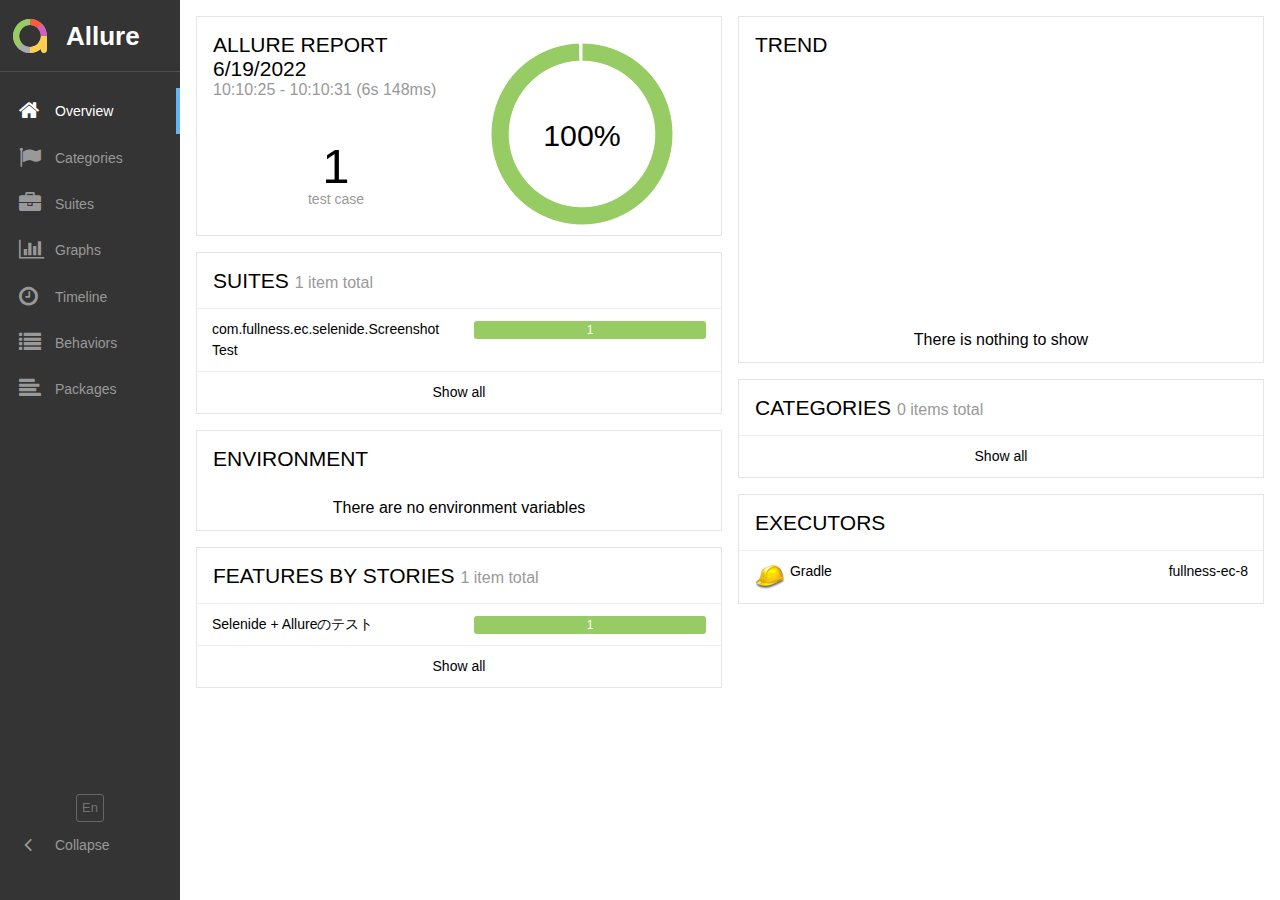
<file: index.html>
<!DOCTYPE html>
<html dir="ltr">
<head>
    <meta charset="utf-8">
    <title>Allure Report</title>
    <link rel="favicon" href="favicon.ico?v=2">
    <link rel="stylesheet" type="text/css" href="styles.css">
        <link rel="stylesheet" href="plugins/screen-diff/styles.css">
</head>
<body>
<div id="alert"></div>
<div id="content">
    <span class="spinner">
        <span class="spinner__circle"></span>
    </span>
</div>
<div id="popup"></div>
<script src="app.js"></script>
    <script src="plugins/behaviors/index.js"></script>
    <script src="plugins/packages/index.js"></script>
    <script src="plugins/screen-diff/index.js"></script>
</body>
</html>
</file>
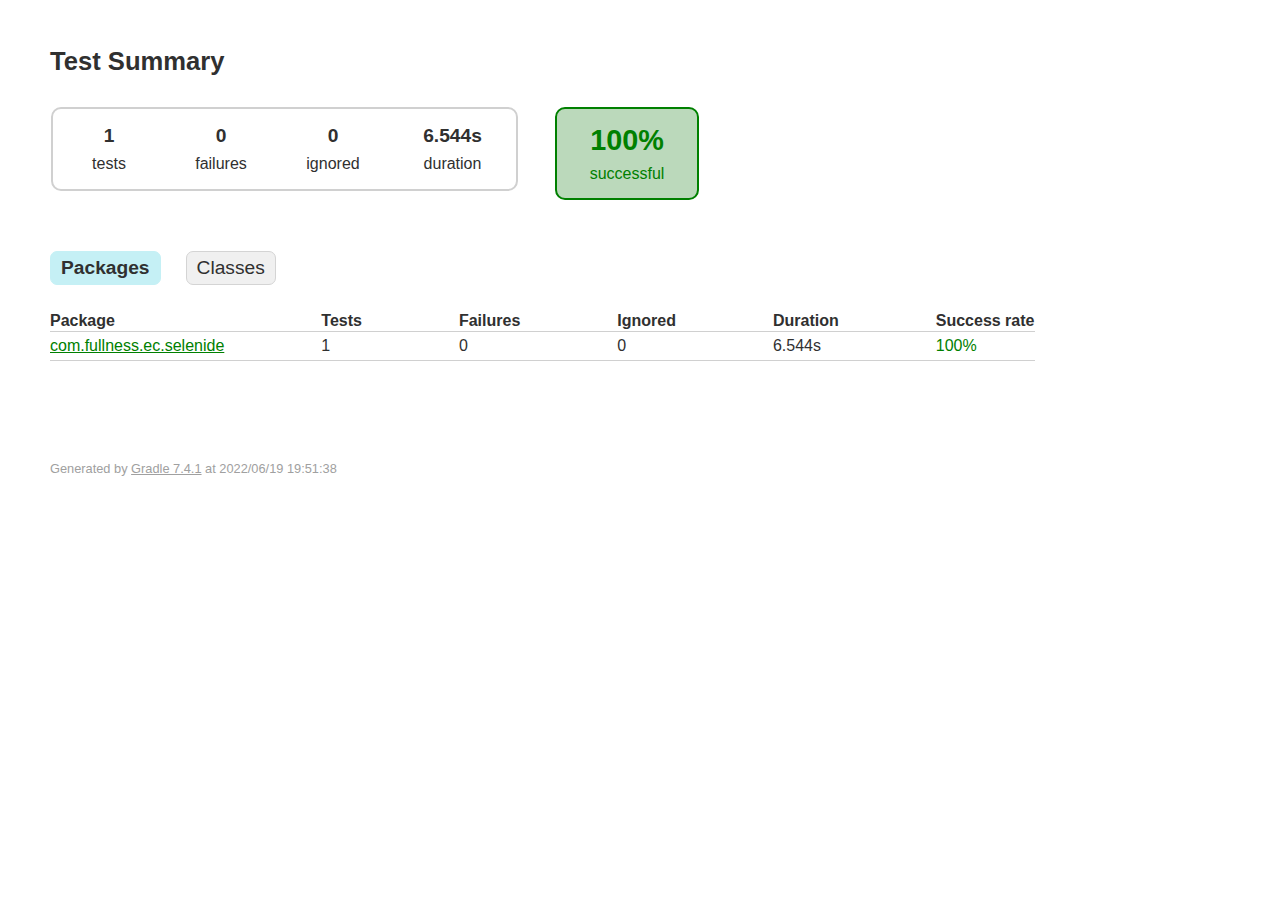
<file: reports/tests/test/index.html>
<!DOCTYPE html>
<html>
<head>
<meta http-equiv="Content-Type" content="text/html; charset=utf-8"/>
<meta http-equiv="x-ua-compatible" content="IE=edge"/>
<title>Test results - Test Summary</title>
<link href="css/base-style.css" rel="stylesheet" type="text/css"/>
<link href="css/style.css" rel="stylesheet" type="text/css"/>
<script src="js/report.js" type="text/javascript"></script>
</head>
<body>
<div id="content">
<h1>Test Summary</h1>
<div id="summary">
<table>
<tr>
<td>
<div class="summaryGroup">
<table>
<tr>
<td>
<div class="infoBox" id="tests">
<div class="counter">1</div>
<p>tests</p>
</div>
</td>
<td>
<div class="infoBox" id="failures">
<div class="counter">0</div>
<p>failures</p>
</div>
</td>
<td>
<div class="infoBox" id="ignored">
<div class="counter">0</div>
<p>ignored</p>
</div>
</td>
<td>
<div class="infoBox" id="duration">
<div class="counter">6.544s</div>
<p>duration</p>
</div>
</td>
</tr>
</table>
</div>
</td>
<td>
<div class="infoBox success" id="successRate">
<div class="percent">100%</div>
<p>successful</p>
</div>
</td>
</tr>
</table>
</div>
<div id="tabs">
<ul class="tabLinks">
<li>
<a href="#tab0">Packages</a>
</li>
<li>
<a href="#tab1">Classes</a>
</li>
</ul>
<div id="tab0" class="tab">
<h2>Packages</h2>
<table>
<thead>
<tr>
<th>Package</th>
<th>Tests</th>
<th>Failures</th>
<th>Ignored</th>
<th>Duration</th>
<th>Success rate</th>
</tr>
</thead>
<tbody>
<tr>
<td class="success">
<a href="packages/com.fullness.ec.selenide.html">com.fullness.ec.selenide</a>
</td>
<td>1</td>
<td>0</td>
<td>0</td>
<td>6.544s</td>
<td class="success">100%</td>
</tr>
</tbody>
</table>
</div>
<div id="tab1" class="tab">
<h2>Classes</h2>
<table>
<thead>
<tr>
<th>Class</th>
<th>Tests</th>
<th>Failures</th>
<th>Ignored</th>
<th>Duration</th>
<th>Success rate</th>
</tr>
</thead>
<tbody>
<tr>
<td class="success">
<a href="classes/com.fullness.ec.selenide.ScreenshotTest.html">com.fullness.ec.selenide.ScreenshotTest</a>
</td>
<td>1</td>
<td>0</td>
<td>0</td>
<td>6.544s</td>
<td class="success">100%</td>
</tr>
</tbody>
</table>
</div>
</div>
<div id="footer">
<p>
<div>
<label class="hidden" id="label-for-line-wrapping-toggle" for="line-wrapping-toggle">Wrap lines
<input id="line-wrapping-toggle" type="checkbox" autocomplete="off"/>
</label>
</div>Generated by 
<a href="http://www.gradle.org">Gradle 7.4.1</a> at 2022/06/19 19:51:38</p>
</div>
</div>
</body>
</html>
</file>
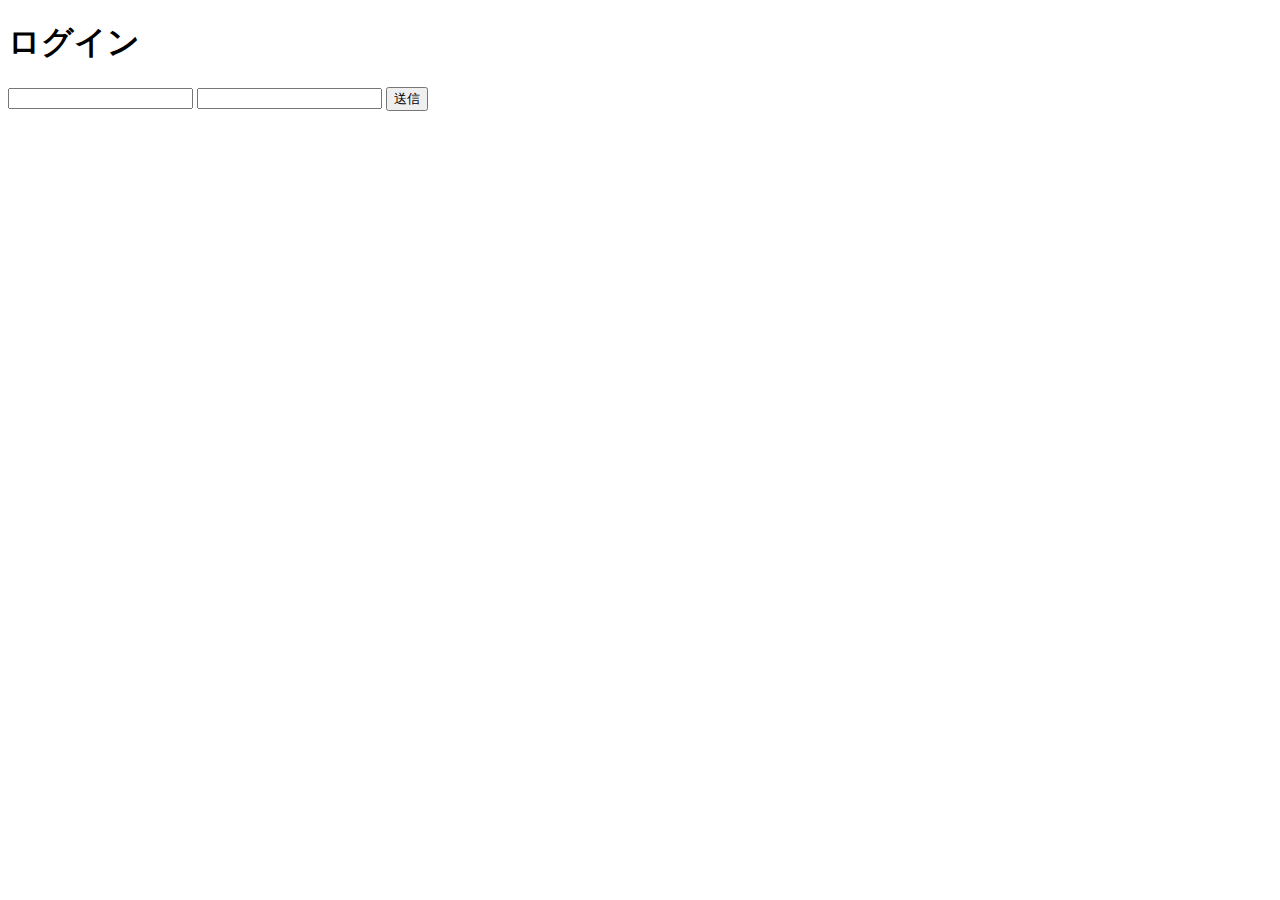
<file: src/main/resources/templates/index.html>
<!DOCTYPE html>
<html>
<head>
<meta charset="UTF-8">
<title>ログイン</title>
</head>
<body>
	<h1>ログイン</h1>
	<form action="login" method="post">
		<input type="text" name="userName" />
		<input type="text" name="password" />
		<input type="submit" value="送信" name="submit" />
	</form>
</body>
</html>
</file>
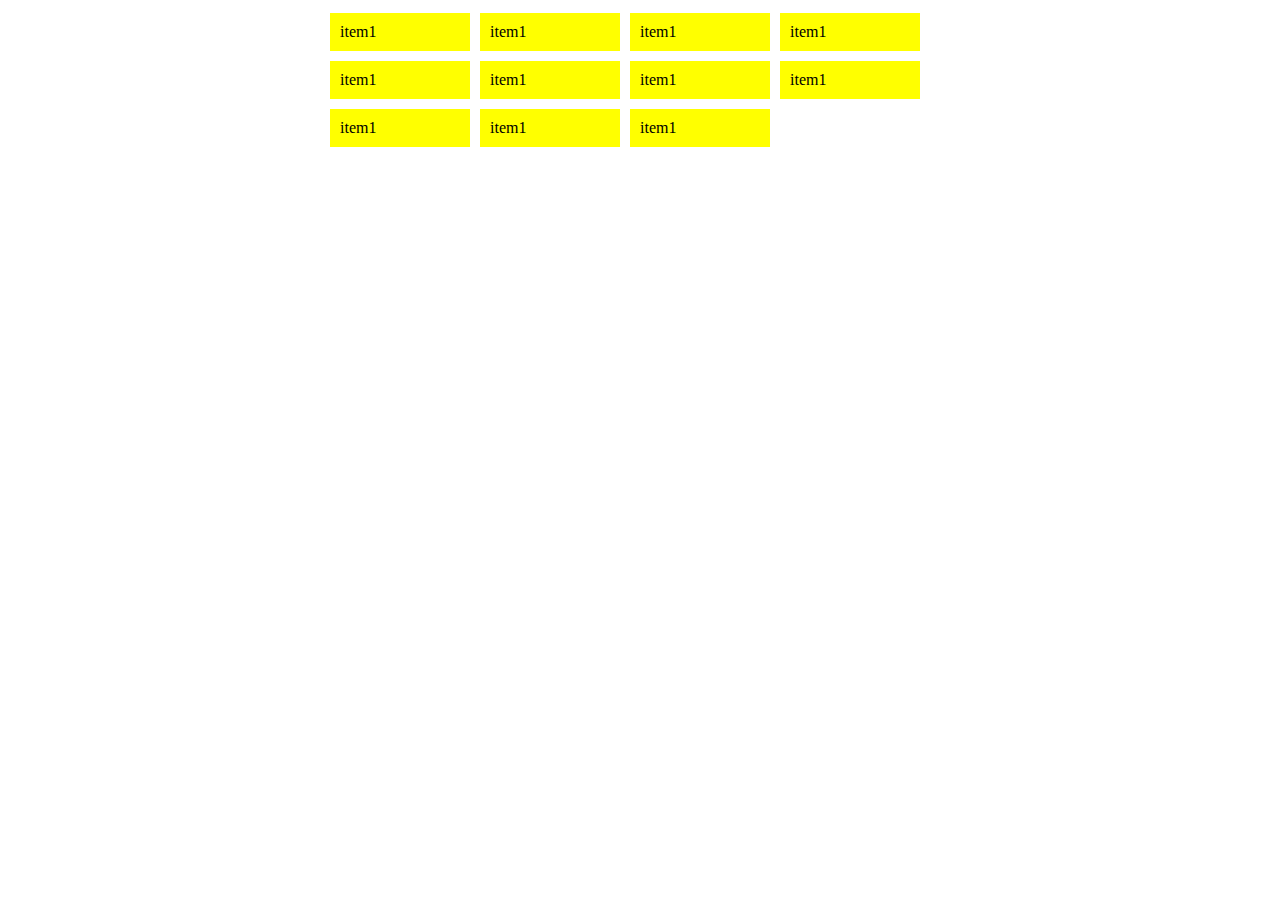
<file: plan/html/flex.html>
<!DOCTYPE html>
<html lang="en">
<head>
    <meta charset="UTF-8">
    <meta http-equiv="X-UA-Compatible" content="IE=edge">
    <meta name="viewport" content="width=device-width, initial-scale=1.0">
    <title>Document</title>
    <style>
        #wrap{ 
            display: flex; 
            flex-wrap: wrap;
            width: 630px;
            margin: 0 auto;
        }
        .item{ 
            width: 120px; 
            background-color: yellow;
            margin: 5px;
            padding: 10px;
        }
    </style>
</head>
<body>
    <div id="wrap">
        <div class="item">item1</div>
        <div class="item">item1</div>
        <div class="item">item1</div>
        <div class="item">item1</div>
        <div class="item">item1</div>
        <div class="item">item1</div>
        <div class="item">item1</div>
        <div class="item">item1</div>
        <div class="item">item1</div>
        <div class="item">item1</div>
        <div class="item">item1</div>
    </div>
</body>
</html>
</file>
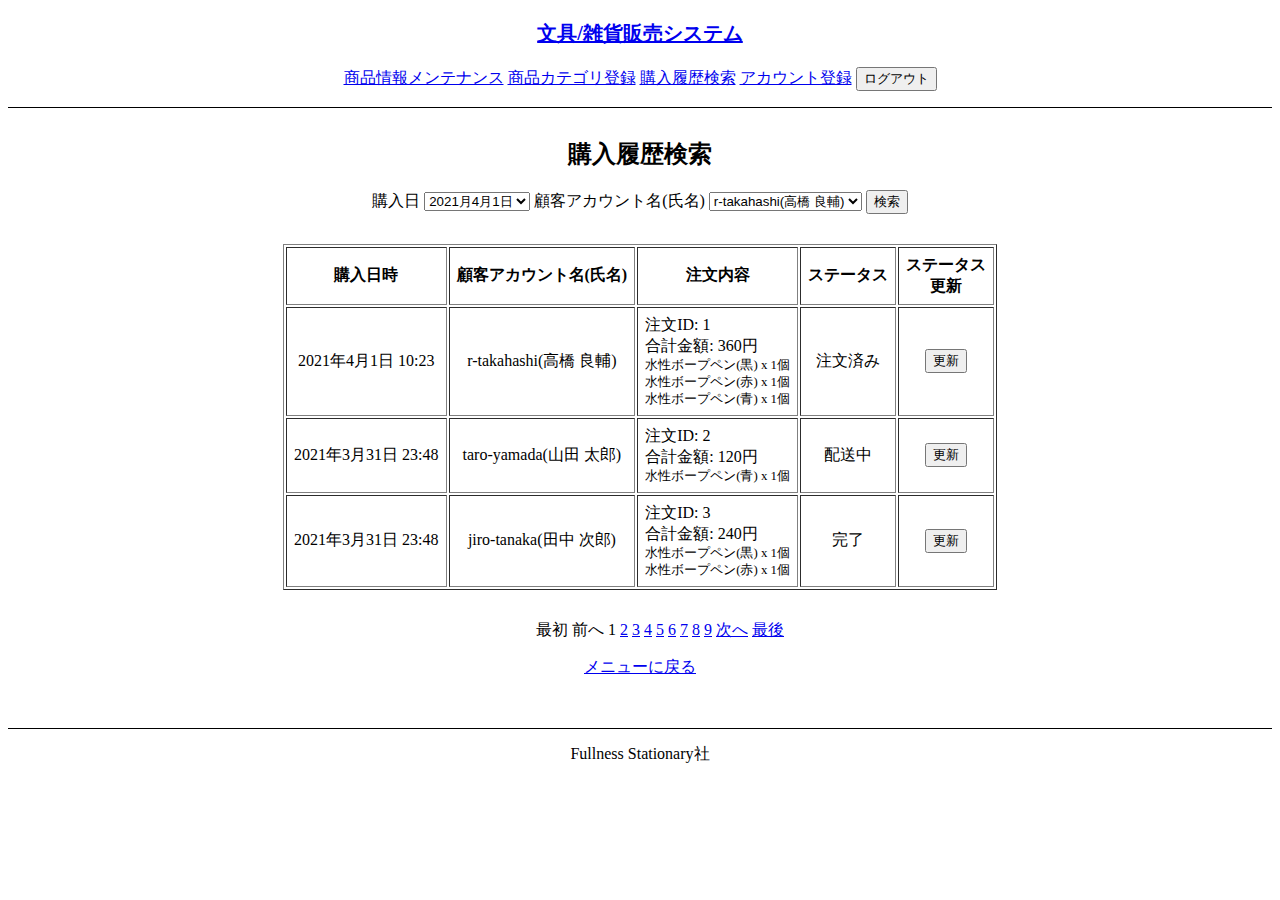
<file: plan/html/order-history.html>
<!DOCTYPE html>
<html lang="ja">
<head>
    <meta charset="UTF-8" />
    <meta name="viewport" content="width=device-width, initial-scale=1.0" />
    <link rel="stylesheet" href="css/style.css" />
    <title>購入履歴検索 | Fullness Stationary社 文具/雑貨販売システム</title>
</head>

<body>
    <header>
        <h1><a href="/admin">文具/雑貨販売システム</a></h1>
        <ul id="nav">
            <li sec:authorize="hasRole('ADMIN')"><a href="/admin/product">商品情報メンテナンス</a></li>
            <li sec:authorize="hasRole('ADMIN')"><a href="/admin/product-category-add">商品カテゴリ登録</a></li>
            <li sec:authorize="hasRole('ADMIN')"><a href="/admin/history">購入履歴検索</a></li>
            <li sec:authorize="hasRole('ADMIN')"><a href="/admin/emp-add">アカウント登録</a></li>
            <li sec:authorize="isAuthenticated()">
                <form th:action="@{/admin/logout}" method="post">
                    <input type="submit" value="ログアウト" />
                </form>
            </li>
        </ul>
    </header>
    <div id="main">
        <h2>購入履歴検索</h2>
        <form action="#" method="post">
            購入日
            <select name="date">
                <option value="">2021月4月1日</option>
            </select>
            
            顧客アカウント名(氏名)
            <select name="date">
                <option value="">r-takahashi(高橋 良輔)</option>
            </select>
            <input type="submit" value="検索">
        </form>
        <table border="1">
            <tr>
                <!-- <th>選択</th> -->
                <th>購入日時</th>
                <th>顧客アカウント名(氏名)</th>
                <th>注文内容</th>
                <th>ステータス</th>
                <th>ステータス<br>更新</th>
            </tr>
            <tr>
                <!-- <td><input type="checkbox"></td> -->
                <td>2021年4月1日 10:23</td>
                <td>r-takahashi(高橋 良輔)</td>
                <td align="left">
                    注文ID: 1<br>
                    合計金額: 360円<br>
                    <div style="font-size: 80%;">
                        水性ボープペン(黒) x 1個<br>
                        水性ボープペン(赤) x 1個<br>
                        水性ボープペン(青) x 1個<br>
                    </div>
                </td>
                <td>
                    注文済み
                </td>
                <td>
                    <!-- <select>
                        <option value="">注文済み</option>
                        <option value="">入金済み</option>
                        <option value="">配送中</option>
                        <option value="">完了</option>
                    </select> -->
                    <form action="order-status-form.html" method="get">    
                        <input type="submit" value="更新">
                    </form>
                </td>
            </tr>
            <tr>
                <!-- <td><input type="checkbox"></td> -->
                <td>2021年3月31日 23:48</td>
                <td>taro-yamada(山田 太郎)</td>
                <td align="left">
                    注文ID: 2<br>
                    合計金額: 120円<br>
                    <div style="font-size: 80%;">
                        水性ボープペン(青) x 1個<br>
                    </div>
                </td>
                <td>
                    配送中
                </td>
                <td>
                    <form action="order-status-form.html" method="get">
                        <input type="submit" value="更新">
                    </form>
                </td>
            </tr>
            <tr>
                <td>2021年3月31日 23:48</td>
                <td>jiro-tanaka(田中 次郎)</td>
                <td align="left">
                    注文ID: 3<br>
                    合計金額: 240円<br>
                    <div style="font-size: 80%;">
                        水性ボープペン(黒) x 1個<br>
                        水性ボープペン(赤) x 1個<br>
                    </div>
                </td>
                <td>
                    完了
                </td>
                <td>
                    <form action="order-status-form.html" method="get">
                        <input type="submit" value="更新">
                    </form>
                </td>
            </tr>
        </table>
        <ul class="pagination">
            <li class="disabled" style="display:inline"><span>最初</span></li>
            <li class="disabled" style="display:inline"><span>前へ</span></li>
            <li class="active" style="display:inline"><span>1</span></li>
            <li style="display:inline"><a href="/admin/product?page=2"><span>2</span></a></li>
            <li style="display:inline"><a href="/admin/product?page=3"><span>3</span></a></li>
            <li style="display:inline"><a href="/admin/product?page=4"><span>4</span></a></li>
            <li style="display:inline"><a href="/admin/product?page=5"><span>5</span></a></li>
            <li style="display:inline"><a href="/admin/product?page=6"><span>6</span></a></li>
            <li style="display:inline"><a href="/admin/product?page=7"><span>7</span></a></li>
            <li style="display:inline"><a href="/admin/product?page=8"><span>8</span></a></li>
            <li style="display:inline"><a href="/admin/product?page=9"><span>9</span></a></li>
            <li style="display:inline"><a href="/admin/product?page=2">次へ</a></li>
            <li style="display:inline"><a href="/admin/product?page=9">最後</a></li>
        </ul>
        <p>
            <a href="/admin">メニューに戻る</a>
        </p>
    </div>
    <footer>
        <div id="footer">Fullness Stationary社</div>
    </footer>
</body>

</html>
</file>
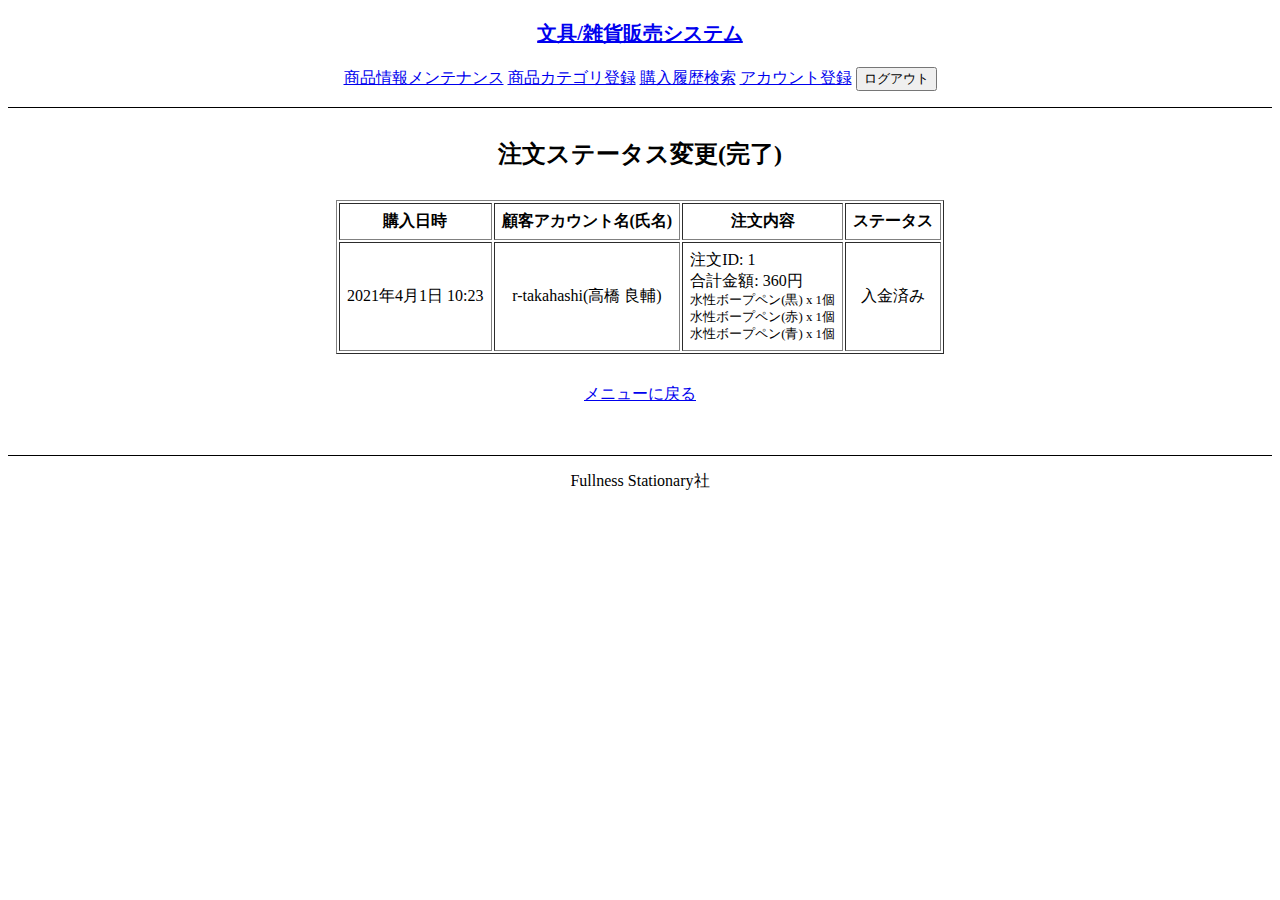
<file: plan/html/order-status-complete.html>
<!DOCTYPE html>
<html lang="ja">

<head>
    <meta charset="UTF-8" />
    <meta name="viewport" content="width=device-width, initial-scale=1.0" />
    <link rel="stylesheet" href="css/style.css" />
    <title>システムエラー | Fullness Stationary社 文具/雑貨販売システム</title>
</head>

<body>
    <header>
        <h1><a href="/admin">文具/雑貨販売システム</a></h1>
        <ul id="nav">
            <li sec:authorize="hasRole('ADMIN')"><a href="/admin/product">商品情報メンテナンス</a></li>
            <li sec:authorize="hasRole('ADMIN')"><a href="/admin/product-category-add">商品カテゴリ登録</a></li>
            <li sec:authorize="hasRole('ADMIN')"><a href="/admin/history">購入履歴検索</a></li>
            <li sec:authorize="hasRole('ADMIN')"><a href="/admin/emp-add">アカウント登録</a></li>
            <li sec:authorize="isAuthenticated()">
                <form th:action="@{/admin/logout}" method="post">
                    <input type="submit" value="ログアウト" />
                </form>
            </li>
        </ul>
    </header>
    <div id="main">
        <h2>注文ステータス変更(完了)</h2>
        <table border="1">
            <tr>
                <th>購入日時</th>
                <th>顧客アカウント名(氏名)</th>
                <th>注文内容</th>
                <th>ステータス</th>
            </tr>
            <tr>
                <td>2021年4月1日 10:23</td>
                <td>r-takahashi(高橋 良輔)</td>
                <td align="left">
                    注文ID: 1<br>
                    合計金額: 360円<br>
                    <div style="font-size: 80%;">
                        水性ボープペン(黒) x 1個<br>
                        水性ボープペン(赤) x 1個<br>
                        水性ボープペン(青) x 1個<br>
                    </div>
                </td>
                <td>
                    入金済み
                </td>
            </tr>
        </table>
        <p>
            <a href="/admin">メニューに戻る</a>
        </p>
    </div>
    <footer>
        <div id="footer">Fullness Stationary社</div>
    </footer>
</body>

</html>
</file>
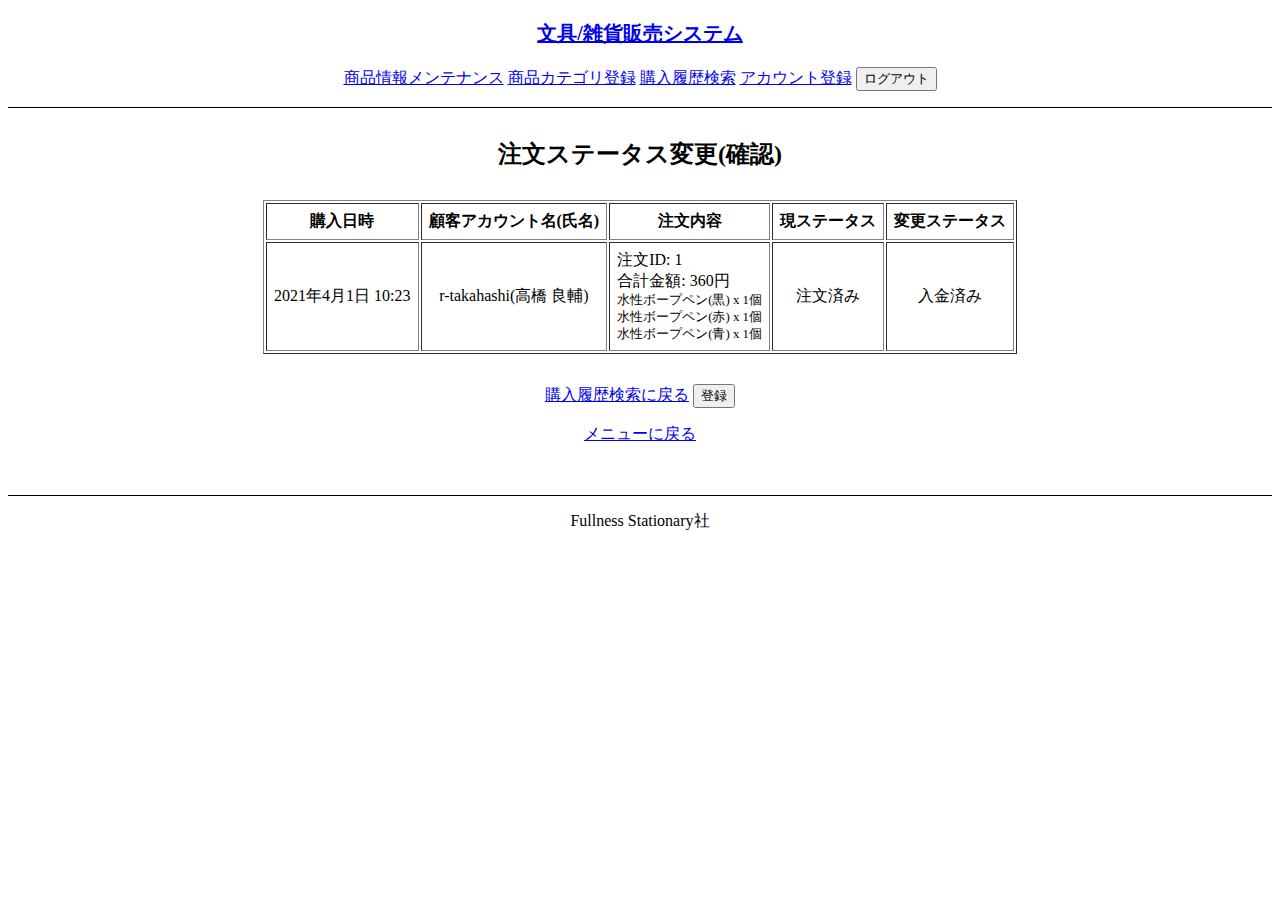
<file: plan/html/order-status-confirm.html>
<!DOCTYPE html>
<html lang="ja">

<head>
    <meta charset="UTF-8" />
    <meta name="viewport" content="width=device-width, initial-scale=1.0" />
    <link rel="stylesheet" href="css/style.css" />
    <title>システムエラー | Fullness Stationary社 文具/雑貨販売システム</title>
</head>

<body>
    <header>
        <h1><a href="/admin">文具/雑貨販売システム</a></h1>
        <ul id="nav">
            <li sec:authorize="hasRole('ADMIN')"><a href="/admin/product">商品情報メンテナンス</a></li>
            <li sec:authorize="hasRole('ADMIN')"><a href="/admin/product-category-add">商品カテゴリ登録</a></li>
            <li sec:authorize="hasRole('ADMIN')"><a href="/admin/history">購入履歴検索</a></li>
            <li sec:authorize="hasRole('ADMIN')"><a href="/admin/emp-add">アカウント登録</a></li>
            <li sec:authorize="isAuthenticated()">
                <form th:action="@{/admin/logout}" method="post">
                    <input type="submit" value="ログアウト" />
                </form>
            </li>
        </ul>
    </header>
    <div id="main">
        <h2>注文ステータス変更(確認)</h2>
        <table border="1">
            <tr>
                <th>購入日時</th>
                <th>顧客アカウント名(氏名)</th>
                <th>注文内容</th>
                <th>現ステータス</th>
                <th>変更ステータス</th>
            </tr>
            <tr>
                <td>2021年4月1日 10:23</td>
                <td>r-takahashi(高橋 良輔)</td>
                <td align="left">
                    注文ID: 1<br>
                    合計金額: 360円<br>
                    <div style="font-size: 80%;">
                        水性ボープペン(黒) x 1個<br>
                        水性ボープペン(赤) x 1個<br>
                        水性ボープペン(青) x 1個<br>
                    </div>
                </td>
                <td>
                    注文済み
                </td>
                <td>
                    入金済み
                </td>
            </tr>
        </table>
        <form action="order-status-complete.html" method="get">
            <a href="order-history.html">購入履歴検索に戻る</a>
            <input type="submit" value="登録">
        </form>
        <p>
            <a href="/admin">メニューに戻る</a>
        </p>
    </div>
    <footer>
        <div id="footer">Fullness Stationary社</div>
    </footer>
</body>

</html>
</file>
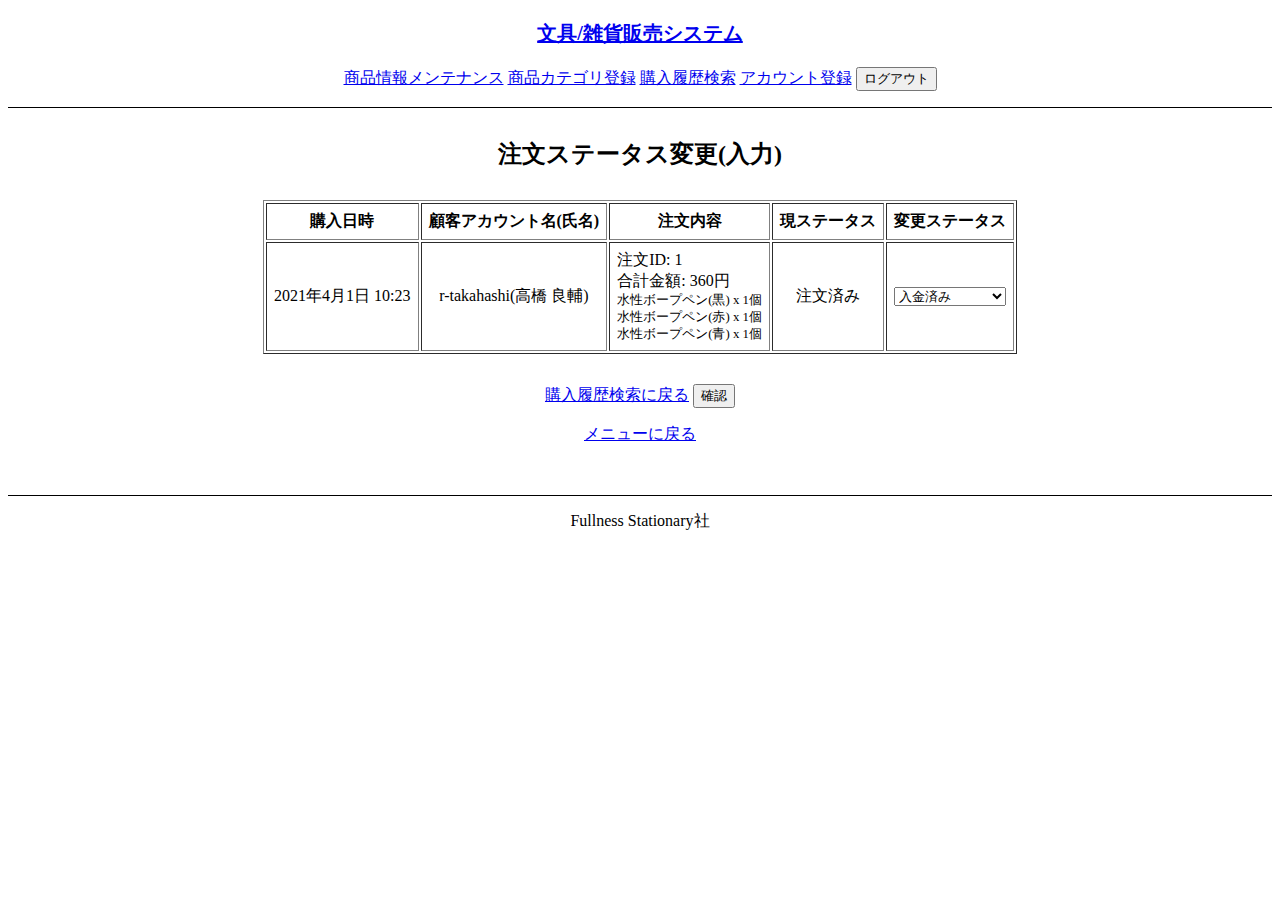
<file: plan/html/order-status-form.html>
<!DOCTYPE html>
<html lang="ja">

<head>
    <meta charset="UTF-8" />
    <meta name="viewport" content="width=device-width, initial-scale=1.0" />
    <link rel="stylesheet" href="css/style.css" />
    <title>システムエラー | Fullness Stationary社 文具/雑貨販売システム</title>
</head>

<body>
    <header>
        <h1><a href="/admin">文具/雑貨販売システム</a></h1>
        <ul id="nav">
            <li sec:authorize="hasRole('ADMIN')"><a href="/admin/product">商品情報メンテナンス</a></li>
            <li sec:authorize="hasRole('ADMIN')"><a href="/admin/product-category-add">商品カテゴリ登録</a></li>
            <li sec:authorize="hasRole('ADMIN')"><a href="/admin/history">購入履歴検索</a></li>
            <li sec:authorize="hasRole('ADMIN')"><a href="/admin/emp-add">アカウント登録</a></li>
            <li sec:authorize="isAuthenticated()">
                <form th:action="@{/admin/logout}" method="post">
                    <input type="submit" value="ログアウト" />
                </form>
            </li>
        </ul>
    </header>
    <div id="main">
        <h2>注文ステータス変更(入力)</h2>
        <table border="1">
            <tr>
                <th>購入日時</th>
                <th>顧客アカウント名(氏名)</th>
                <th>注文内容</th>
                <th>現ステータス</th>
                <th>変更ステータス</th>
            </tr>
            <tr>
                <td>2021年4月1日 10:23</td>
                <td>r-takahashi(高橋 良輔)</td>
                <td align="left">
                    注文ID: 1<br>
                    合計金額: 360円<br>
                    <div style="font-size: 80%;">
                        水性ボープペン(黒) x 1個<br>
                        水性ボープペン(赤) x 1個<br>
                        水性ボープペン(青) x 1個<br>
                    </div>
                </td>
                <td>
                    注文済み
                </td>
                <td>
                    <select>
                        <!-- <option value="">注文済み</option> -->
                        <option value="">入金済み</option>
                        <option value="">配送中</option>
                        <option value="">完了</option>
                    </select>
                </td>
            </tr>
        </table>
        <form action="order-status-confirm.html" method="post">
            <a href="#">購入履歴検索に戻る</a>
            <input type="submit" value="確認">
        </form>
        <p>
            <a href="/admin">メニューに戻る</a>
        </p>
    </div>
    <footer>
        <div id="footer">Fullness Stationary社</div>
    </footer>
</body>

</html>
</file>
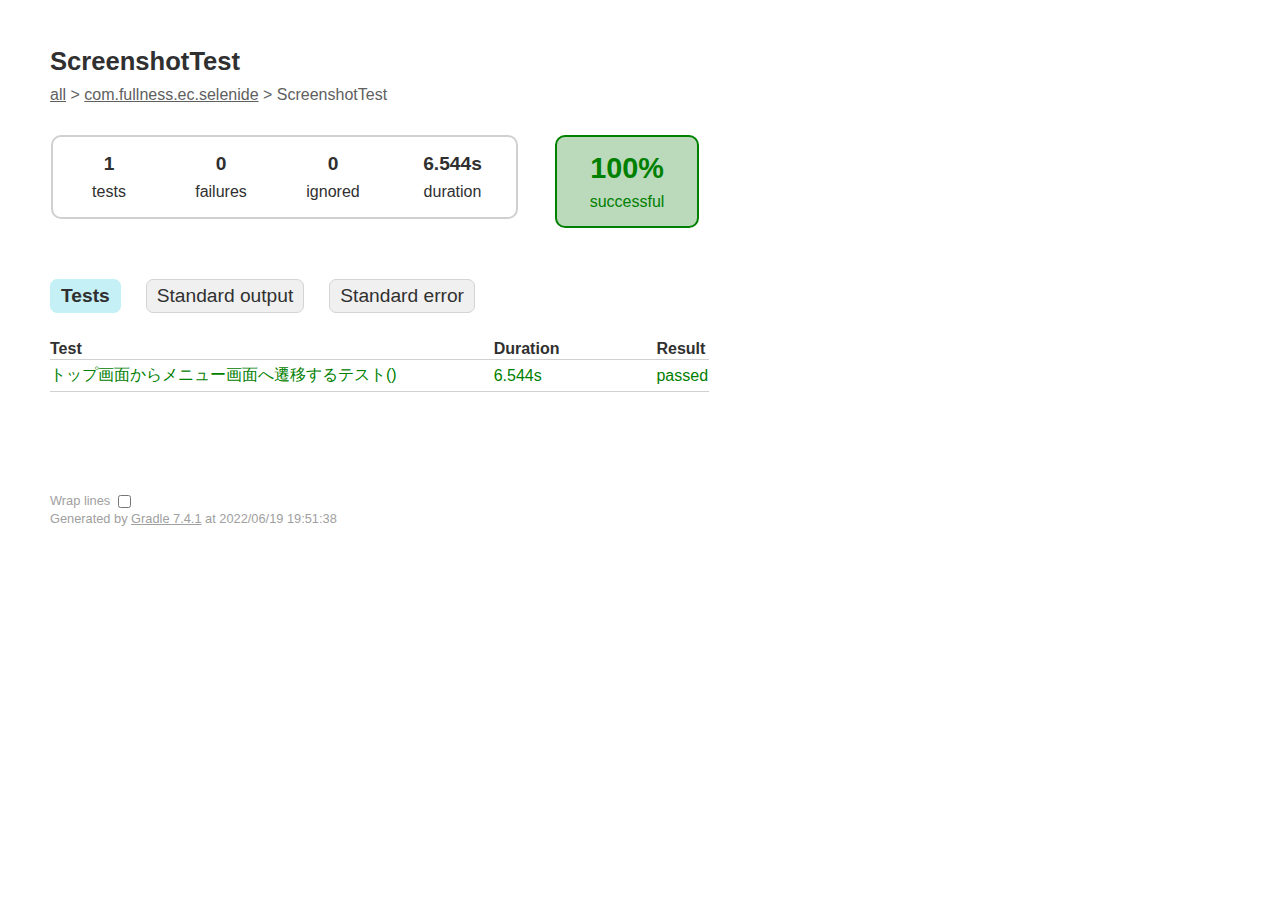
<file: reports/tests/test/classes/com.fullness.ec.selenide.ScreenshotTest.html>
<!DOCTYPE html>
<html>
<head>
<meta http-equiv="Content-Type" content="text/html; charset=utf-8"/>
<meta http-equiv="x-ua-compatible" content="IE=edge"/>
<title>Test results - ScreenshotTest</title>
<link href="../css/base-style.css" rel="stylesheet" type="text/css"/>
<link href="../css/style.css" rel="stylesheet" type="text/css"/>
<script src="../js/report.js" type="text/javascript"></script>
</head>
<body>
<div id="content">
<h1>ScreenshotTest</h1>
<div class="breadcrumbs">
<a href="../index.html">all</a> &gt; 
<a href="../packages/com.fullness.ec.selenide.html">com.fullness.ec.selenide</a> &gt; ScreenshotTest</div>
<div id="summary">
<table>
<tr>
<td>
<div class="summaryGroup">
<table>
<tr>
<td>
<div class="infoBox" id="tests">
<div class="counter">1</div>
<p>tests</p>
</div>
</td>
<td>
<div class="infoBox" id="failures">
<div class="counter">0</div>
<p>failures</p>
</div>
</td>
<td>
<div class="infoBox" id="ignored">
<div class="counter">0</div>
<p>ignored</p>
</div>
</td>
<td>
<div class="infoBox" id="duration">
<div class="counter">6.544s</div>
<p>duration</p>
</div>
</td>
</tr>
</table>
</div>
</td>
<td>
<div class="infoBox success" id="successRate">
<div class="percent">100%</div>
<p>successful</p>
</div>
</td>
</tr>
</table>
</div>
<div id="tabs">
<ul class="tabLinks">
<li>
<a href="#tab0">Tests</a>
</li>
<li>
<a href="#tab1">Standard output</a>
</li>
<li>
<a href="#tab2">Standard error</a>
</li>
</ul>
<div id="tab0" class="tab">
<h2>Tests</h2>
<table>
<thead>
<tr>
<th>Test</th>
<th>Duration</th>
<th>Result</th>
</tr>
</thead>
<tr>
<td class="success">トップ画面からメニュー画面へ遷移するテスト()</td>
<td class="success">6.544s</td>
<td class="success">passed</td>
</tr>
</table>
</div>
<div id="tab1" class="tab">
<h2>Standard output</h2>
<span class="code">
<pre>19:51:19.627 [Test worker] DEBUG org.springframework.test.context.BootstrapUtils - Instantiating CacheAwareContextLoaderDelegate from class [org.springframework.test.context.cache.DefaultCacheAwareContextLoaderDelegate]
19:51:19.654 [Test worker] DEBUG org.springframework.test.context.BootstrapUtils - Instantiating BootstrapContext using constructor [public org.springframework.test.context.support.DefaultBootstrapContext(java.lang.Class,org.springframework.test.context.CacheAwareContextLoaderDelegate)]
19:51:19.777 [Test worker] DEBUG org.springframework.test.context.BootstrapUtils - Instantiating TestContextBootstrapper for test class [com.fullness.ec.selenide.ScreenshotTest] from class [org.springframework.boot.test.context.SpringBootTestContextBootstrapper]
19:51:19.803 [Test worker] INFO org.springframework.boot.test.context.SpringBootTestContextBootstrapper - Neither @ContextConfiguration nor @ContextHierarchy found for test class [com.fullness.ec.selenide.ScreenshotTest], using SpringBootContextLoader
19:51:19.812 [Test worker] DEBUG org.springframework.test.context.support.AbstractContextLoader - Did not detect default resource location for test class [com.fullness.ec.selenide.ScreenshotTest]: class path resource [com/fullness/ec/selenide/ScreenshotTest-context.xml] does not exist
19:51:19.812 [Test worker] DEBUG org.springframework.test.context.support.AbstractContextLoader - Did not detect default resource location for test class [com.fullness.ec.selenide.ScreenshotTest]: class path resource [com/fullness/ec/selenide/ScreenshotTestContext.groovy] does not exist
19:51:19.813 [Test worker] INFO org.springframework.test.context.support.AbstractContextLoader - Could not detect default resource locations for test class [com.fullness.ec.selenide.ScreenshotTest]: no resource found for suffixes {-context.xml, Context.groovy}.
19:51:19.814 [Test worker] INFO org.springframework.test.context.support.AnnotationConfigContextLoaderUtils - Could not detect default configuration classes for test class [com.fullness.ec.selenide.ScreenshotTest]: ScreenshotTest does not declare any static, non-private, non-final, nested classes annotated with @Configuration.
19:51:20.056 [Test worker] DEBUG org.springframework.test.context.support.ActiveProfilesUtils - Could not find an 'annotation declaring class' for annotation type [org.springframework.test.context.ActiveProfiles] and class [com.fullness.ec.selenide.ScreenshotTest]
19:51:20.264 [Test worker] DEBUG org.springframework.context.annotation.ClassPathScanningCandidateComponentProvider - Identified candidate component class: file [/Applications/Eclipse_2020-12.app/Contents/workspace/fullness-ec-8/build/classes/java/main/com/fullness/ec/FullnessEc1Application.class]
19:51:20.283 [Test worker] INFO org.springframework.boot.test.context.SpringBootTestContextBootstrapper - Found @SpringBootConfiguration com.fullness.ec.FullnessEc1Application for test class com.fullness.ec.selenide.ScreenshotTest
19:51:20.504 [Test worker] DEBUG org.springframework.boot.test.context.SpringBootTestContextBootstrapper - @TestExecutionListeners is not present for class [com.fullness.ec.selenide.ScreenshotTest]: using defaults.
19:51:20.505 [Test worker] INFO org.springframework.boot.test.context.SpringBootTestContextBootstrapper - Loaded default TestExecutionListener class names from location [META-INF/spring.factories]: [org.springframework.boot.test.autoconfigure.restdocs.RestDocsTestExecutionListener, org.springframework.boot.test.autoconfigure.web.client.MockRestServiceServerResetTestExecutionListener, org.springframework.boot.test.autoconfigure.web.servlet.MockMvcPrintOnlyOnFailureTestExecutionListener, org.springframework.boot.test.autoconfigure.web.servlet.WebDriverTestExecutionListener, org.springframework.boot.test.autoconfigure.webservices.client.MockWebServiceServerTestExecutionListener, org.springframework.boot.test.mock.mockito.MockitoTestExecutionListener, org.springframework.boot.test.mock.mockito.ResetMocksTestExecutionListener, org.springframework.test.context.web.ServletTestExecutionListener, org.springframework.test.context.support.DirtiesContextBeforeModesTestExecutionListener, org.springframework.test.context.event.ApplicationEventsTestExecutionListener, org.springframework.test.context.support.DependencyInjectionTestExecutionListener, org.springframework.test.context.support.DirtiesContextTestExecutionListener, org.springframework.test.context.transaction.TransactionalTestExecutionListener, org.springframework.test.context.jdbc.SqlScriptsTestExecutionListener, org.springframework.test.context.event.EventPublishingTestExecutionListener]
19:51:20.525 [Test worker] DEBUG org.springframework.boot.test.context.SpringBootTestContextBootstrapper - Skipping candidate TestExecutionListener [org.springframework.test.context.transaction.TransactionalTestExecutionListener] due to a missing dependency. Specify custom listener classes or make the default listener classes and their required dependencies available. Offending class: [org/springframework/transaction/TransactionDefinition]
19:51:20.526 [Test worker] DEBUG org.springframework.boot.test.context.SpringBootTestContextBootstrapper - Skipping candidate TestExecutionListener [org.springframework.test.context.jdbc.SqlScriptsTestExecutionListener] due to a missing dependency. Specify custom listener classes or make the default listener classes and their required dependencies available. Offending class: [org/springframework/transaction/interceptor/TransactionAttribute]
19:51:20.526 [Test worker] INFO org.springframework.boot.test.context.SpringBootTestContextBootstrapper - Using TestExecutionListeners: [org.springframework.test.context.web.ServletTestExecutionListener@fbe70d8, org.springframework.test.context.support.DirtiesContextBeforeModesTestExecutionListener@64021427, org.springframework.test.context.event.ApplicationEventsTestExecutionListener@7d2c345d, org.springframework.boot.test.mock.mockito.MockitoTestExecutionListener@217dc48e, org.springframework.boot.test.autoconfigure.SpringBootDependencyInjectionTestExecutionListener@5db948c9, org.springframework.test.context.support.DirtiesContextTestExecutionListener@296edc75, org.springframework.test.context.event.EventPublishingTestExecutionListener@357c9bd9, org.springframework.boot.test.autoconfigure.restdocs.RestDocsTestExecutionListener@7aea704c, org.springframework.boot.test.autoconfigure.web.client.MockRestServiceServerResetTestExecutionListener@6d0290d8, org.springframework.boot.test.autoconfigure.web.servlet.MockMvcPrintOnlyOnFailureTestExecutionListener@32507479, org.springframework.boot.test.autoconfigure.web.servlet.WebDriverTestExecutionListener@632383b9, org.springframework.boot.test.autoconfigure.webservices.client.MockWebServiceServerTestExecutionListener@4ae2e781, org.springframework.boot.test.mock.mockito.ResetMocksTestExecutionListener@339f3a55]
19:51:20.532 [Test worker] DEBUG org.springframework.test.context.support.AbstractDirtiesContextTestExecutionListener - Before test class: context [DefaultTestContext@4b957db0 testClass = ScreenshotTest, testInstance = [null], testMethod = [null], testException = [null], mergedContextConfiguration = [WebMergedContextConfiguration@5d71b500 testClass = ScreenshotTest, locations = '{}', classes = '{class com.fullness.ec.FullnessEc1Application}', contextInitializerClasses = '[]', activeProfiles = '{}', propertySourceLocations = '{}', propertySourceProperties = '{org.springframework.boot.test.context.SpringBootTestContextBootstrapper=true, server.port=0}', contextCustomizers = set[org.springframework.boot.test.autoconfigure.actuate.metrics.MetricsExportContextCustomizerFactory$DisableMetricExportContextCustomizer@2b1cd7bc, org.springframework.boot.test.autoconfigure.properties.PropertyMappingContextCustomizer@0, org.springframework.boot.test.autoconfigure.web.servlet.WebDriverContextCustomizerFactory$Customizer@3234474, org.springframework.boot.test.context.filter.ExcludeFilterContextCustomizer@4130955c, org.springframework.boot.test.json.DuplicateJsonObjectContextCustomizerFactory$DuplicateJsonObjectContextCustomizer@2c7db926, org.springframework.boot.test.mock.mockito.MockitoContextCustomizer@0, org.springframework.boot.test.web.client.TestRestTemplateContextCustomizer@7e351d7, org.springframework.boot.test.context.SpringBootTestArgs@1, org.springframework.boot.test.context.SpringBootTestWebEnvironment@4554de02], resourceBasePath = 'src/main/webapp', contextLoader = 'org.springframework.boot.test.context.SpringBootContextLoader', parent = [null]], attributes = map['org.springframework.test.context.web.ServletTestExecutionListener.activateListener' -&gt; false]], class annotated with @DirtiesContext [false] with mode [null].
19:51:25.181 [Test worker] DEBUG com.codeborne.selenide.impl.Plugins - Using default implementation of com.codeborne.selenide.impl.Photographer: com.codeborne.selenide.impl.WebdriverPhotographer
19:51:25.187 [Test worker] DEBUG com.codeborne.selenide.impl.Plugins - Using default implementation of com.codeborne.selenide.impl.PageSourceExtractor: com.codeborne.selenide.impl.WebPageSourceExtractor
19:51:25.195 [Test worker] DEBUG com.codeborne.selenide.impl.Plugins - Using default implementation of com.codeborne.selenide.impl.PageObjectFactory: com.codeborne.selenide.impl.SelenidePageFactory
19:51:25.199 [Test worker] DEBUG com.codeborne.selenide.impl.CiReportUrl - Variable selenide.reportsUrl not found
19:51:25.277 [Test worker] DEBUG org.springframework.test.context.support.DependencyInjectionTestExecutionListener - Performing dependency injection for test context [[DefaultTestContext@4b957db0 testClass = ScreenshotTest, testInstance = com.fullness.ec.selenide.ScreenshotTest@1fa18f87, testMethod = [null], testException = [null], mergedContextConfiguration = [WebMergedContextConfiguration@5d71b500 testClass = ScreenshotTest, locations = '{}', classes = '{class com.fullness.ec.FullnessEc1Application}', contextInitializerClasses = '[]', activeProfiles = '{}', propertySourceLocations = '{}', propertySourceProperties = '{org.springframework.boot.test.context.SpringBootTestContextBootstrapper=true, server.port=0}', contextCustomizers = set[org.springframework.boot.test.autoconfigure.actuate.metrics.MetricsExportContextCustomizerFactory$DisableMetricExportContextCustomizer@2b1cd7bc, org.springframework.boot.test.autoconfigure.properties.PropertyMappingContextCustomizer@0, org.springframework.boot.test.autoconfigure.web.servlet.WebDriverContextCustomizerFactory$Customizer@3234474, org.springframework.boot.test.context.filter.ExcludeFilterContextCustomizer@4130955c, org.springframework.boot.test.json.DuplicateJsonObjectContextCustomizerFactory$DuplicateJsonObjectContextCustomizer@2c7db926, org.springframework.boot.test.mock.mockito.MockitoContextCustomizer@0, org.springframework.boot.test.web.client.TestRestTemplateContextCustomizer@7e351d7, org.springframework.boot.test.context.SpringBootTestArgs@1, org.springframework.boot.test.context.SpringBootTestWebEnvironment@4554de02], resourceBasePath = 'src/main/webapp', contextLoader = 'org.springframework.boot.test.context.SpringBootContextLoader', parent = [null]], attributes = map['org.springframework.test.context.web.ServletTestExecutionListener.activateListener' -&gt; false, 'org.springframework.test.context.event.ApplicationEventsTestExecutionListener.recordApplicationEvents' -&gt; false]]].

  .   ____          _            __ _ _
 /\\ / ___'_ __ _ _(_)_ __  __ _ \ \ \ \
( ( )\___ | '_ | '_| | '_ \/ _` | \ \ \ \
 \\/  ___)| |_)| | | | | || (_| |  ) ) ) )
  '  |____| .__|_| |_|_| |_\__, | / / / /
 =========|_|==============|___/=/_/_/_/
 :: Spring Boot ::                (v2.6.8)

2022-06-19 19:51:26.289  INFO 63256 --- [    Test worker] com.fullness.ec.selenide.ScreenshotTest  : Starting ScreenshotTest using Java 11.0.11 on m1-mba.local with PID 63256 (started by imagepit in /Applications/Eclipse_2020-12.app/Contents/workspace/fullness-ec-8)
2022-06-19 19:51:26.291  INFO 63256 --- [    Test worker] com.fullness.ec.selenide.ScreenshotTest  : No active profile set, falling back to 1 default profile: &quot;default&quot;
2022-06-19 19:51:28.835  INFO 63256 --- [    Test worker] o.s.b.w.embedded.tomcat.TomcatWebServer  : Tomcat initialized with port(s): 0 (http)
2022-06-19 19:51:28.858  INFO 63256 --- [    Test worker] o.apache.catalina.core.StandardService   : Starting service [Tomcat]
2022-06-19 19:51:28.858  INFO 63256 --- [    Test worker] org.apache.catalina.core.StandardEngine  : Starting Servlet engine: [Apache Tomcat/9.0.63]
2022-06-19 19:51:29.013  INFO 63256 --- [    Test worker] o.a.c.c.C.[Tomcat].[localhost].[/]       : Initializing Spring embedded WebApplicationContext
2022-06-19 19:51:29.014  INFO 63256 --- [    Test worker] w.s.c.ServletWebServerApplicationContext : Root WebApplicationContext: initialization completed in 2654 ms
2022-06-19 19:51:30.212  INFO 63256 --- [    Test worker] o.s.b.a.w.s.WelcomePageHandlerMapping    : Adding welcome page template: index
2022-06-19 19:51:30.963  INFO 63256 --- [    Test worker] o.s.b.w.embedded.tomcat.TomcatWebServer  : Tomcat started on port(s): 56065 (http) with context path ''
2022-06-19 19:51:30.977  INFO 63256 --- [    Test worker] com.fullness.ec.selenide.ScreenshotTest  : Started ScreenshotTest in 5.62 seconds (JVM running for 15.015)
2022-06-19 19:51:32.235  INFO 63256 --- [o-auto-1-exec-2] o.a.c.c.C.[Tomcat].[localhost].[/]       : Initializing Spring DispatcherServlet 'dispatcherServlet'
2022-06-19 19:51:32.236  INFO 63256 --- [o-auto-1-exec-2] o.s.web.servlet.DispatcherServlet        : Initializing Servlet 'dispatcherServlet'
2022-06-19 19:51:32.239  INFO 63256 --- [o-auto-1-exec-2] o.s.web.servlet.DispatcherServlet        : Completed initialization in 3 ms
2022-06-19 19:51:37.480  INFO 63256 --- [    Test worker] c.c.selenide.logevents.SimpleReport      : Report for トップ画面からメニュー画面へ遷移するテスト()
+--------------------+----------------------------------------------------------------------+----------+----------+
|Element             |Subject                                                               |Status    |ms.       |
+--------------------+----------------------------------------------------------------------+----------+----------+
|open                |http://localhost:56065                                                |PASS      |985       |
|By.name: userName   |val(takahashi)                                                        |PASS      |444       |
|By.name: password   |val(password)                                                         |PASS      |113       |
|By.name: submit     |click()                                                               |PASS      |2357      |
|#message            |should have(text 'hello takahashi')                                   |PASS      |37        |
+--------------------+----------------------------------------------------------------------+----------+----------+

</pre>
</span>
</div>
<div id="tab2" class="tab">
<h2>Standard error</h2>
<span class="code">
<pre>Starting ChromeDriver 2.40.565386 (45a059dc425e08165f9a10324bd1380cc13ca363) on port 14901
Only local connections are allowed.
6月 19, 2022 7:51:24 午後 org.openqa.selenium.remote.ProtocolHandshake createSession
情報: Detected dialect: OSS
</pre>
</span>
</div>
</div>
<div id="footer">
<p>
<div>
<label class="hidden" id="label-for-line-wrapping-toggle" for="line-wrapping-toggle">Wrap lines
<input id="line-wrapping-toggle" type="checkbox" autocomplete="off"/>
</label>
</div>Generated by 
<a href="http://www.gradle.org">Gradle 7.4.1</a> at 2022/06/19 19:51:38</p>
</div>
</div>
</body>
</html>
</file>
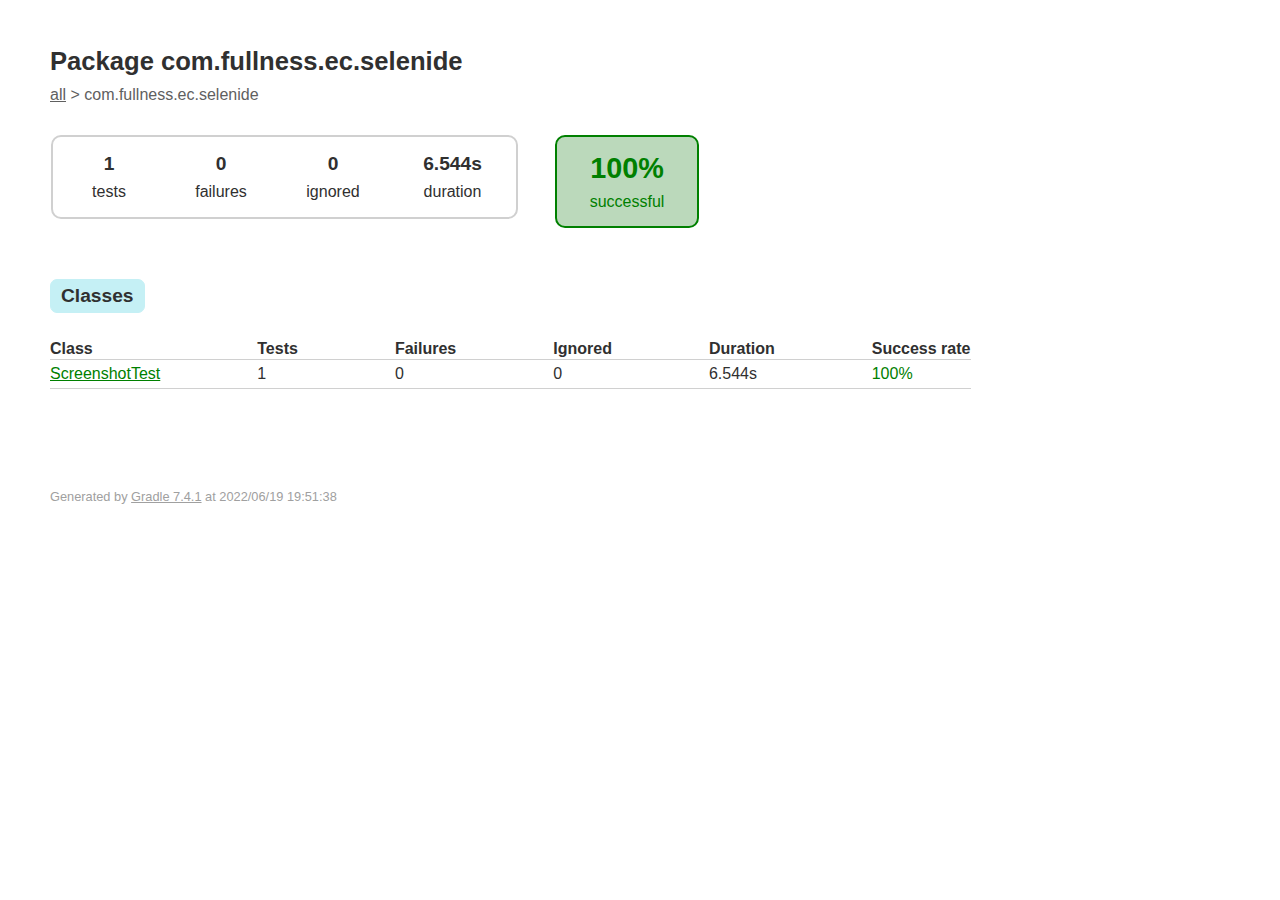
<file: reports/tests/test/packages/com.fullness.ec.selenide.html>
<!DOCTYPE html>
<html>
<head>
<meta http-equiv="Content-Type" content="text/html; charset=utf-8"/>
<meta http-equiv="x-ua-compatible" content="IE=edge"/>
<title>Test results - Package com.fullness.ec.selenide</title>
<link href="../css/base-style.css" rel="stylesheet" type="text/css"/>
<link href="../css/style.css" rel="stylesheet" type="text/css"/>
<script src="../js/report.js" type="text/javascript"></script>
</head>
<body>
<div id="content">
<h1>Package com.fullness.ec.selenide</h1>
<div class="breadcrumbs">
<a href="../index.html">all</a> &gt; com.fullness.ec.selenide</div>
<div id="summary">
<table>
<tr>
<td>
<div class="summaryGroup">
<table>
<tr>
<td>
<div class="infoBox" id="tests">
<div class="counter">1</div>
<p>tests</p>
</div>
</td>
<td>
<div class="infoBox" id="failures">
<div class="counter">0</div>
<p>failures</p>
</div>
</td>
<td>
<div class="infoBox" id="ignored">
<div class="counter">0</div>
<p>ignored</p>
</div>
</td>
<td>
<div class="infoBox" id="duration">
<div class="counter">6.544s</div>
<p>duration</p>
</div>
</td>
</tr>
</table>
</div>
</td>
<td>
<div class="infoBox success" id="successRate">
<div class="percent">100%</div>
<p>successful</p>
</div>
</td>
</tr>
</table>
</div>
<div id="tabs">
<ul class="tabLinks">
<li>
<a href="#tab0">Classes</a>
</li>
</ul>
<div id="tab0" class="tab">
<h2>Classes</h2>
<table>
<thread>
<tr>
<th>Class</th>
<th>Tests</th>
<th>Failures</th>
<th>Ignored</th>
<th>Duration</th>
<th>Success rate</th>
</tr>
</thread>
<tr>
<td class="success">
<a href="../classes/com.fullness.ec.selenide.ScreenshotTest.html">ScreenshotTest</a>
</td>
<td>1</td>
<td>0</td>
<td>0</td>
<td>6.544s</td>
<td class="success">100%</td>
</tr>
</table>
</div>
</div>
<div id="footer">
<p>
<div>
<label class="hidden" id="label-for-line-wrapping-toggle" for="line-wrapping-toggle">Wrap lines
<input id="line-wrapping-toggle" type="checkbox" autocomplete="off"/>
</label>
</div>Generated by 
<a href="http://www.gradle.org">Gradle 7.4.1</a> at 2022/06/19 19:51:38</p>
</div>
</div>
</body>
</html>
</file>
<file: plugins/screen-diff/styles.css>
.screen-diff__switchers {
  margin-bottom: 1em;
}

.screen-diff__switchers label + label {
  margin-left: 1em;
}

.screen-diff__overlay {
  position: relative;
  cursor: col-resize;
}

.screen-diff__container {
  overflow-x: auto;
}

.screen-diff__image-over {
  top: 0;
  left: 0;
  bottom: 0;
  background: #fff;
  position: absolute;
  overflow: hidden;
  box-shadow: 2px 0 1px -1px #aaa;
}

.screen-diff-error {
  color: #fd5a3e;
}
</file>
<file: reports/tests/test/css/base-style.css>
body {
    margin: 0;
    padding: 0;
    font-family: sans-serif;
    font-size: 12pt;
}

body, a, a:visited {
    color: #303030;
}

#content {
    padding-left: 50px;
    padding-right: 50px;
    padding-top: 30px;
    padding-bottom: 30px;
}

#content h1 {
    font-size: 160%;
    margin-bottom: 10px;
}

#footer {
    margin-top: 100px;
    font-size: 80%;
    white-space: nowrap;
}

#footer, #footer a {
    color: #a0a0a0;
}

#line-wrapping-toggle {
    vertical-align: middle;
}

#label-for-line-wrapping-toggle {
    vertical-align: middle;
}

ul {
    margin-left: 0;
}

h1, h2, h3 {
    white-space: nowrap;
}

h2 {
    font-size: 120%;
}

ul.tabLinks {
    padding-left: 0;
    padding-top: 10px;
    padding-bottom: 10px;
    overflow: auto;
    min-width: 800px;
    width: auto !important;
    width: 800px;
}

ul.tabLinks li {
    float: left;
    height: 100%;
    list-style: none;
    padding-left: 10px;
    padding-right: 10px;
    padding-top: 5px;
    padding-bottom: 5px;
    margin-bottom: 0;
    -moz-border-radius: 7px;
    border-radius: 7px;
    margin-right: 25px;
    border: solid 1px #d4d4d4;
    background-color: #f0f0f0;
}

ul.tabLinks li:hover {
    background-color: #fafafa;
}

ul.tabLinks li.selected {
    background-color: #c5f0f5;
    border-color: #c5f0f5;
}

ul.tabLinks a {
    font-size: 120%;
    display: block;
    outline: none;
    text-decoration: none;
    margin: 0;
    padding: 0;
}

ul.tabLinks li h2 {
    margin: 0;
    padding: 0;
}

div.tab {
}

div.selected {
    display: block;
}

div.deselected {
    display: none;
}

div.tab table {
    min-width: 350px;
    width: auto !important;
    width: 350px;
    border-collapse: collapse;
}

div.tab th, div.tab table {
    border-bottom: solid #d0d0d0 1px;
}

div.tab th {
    text-align: left;
    white-space: nowrap;
    padding-left: 6em;
}

div.tab th:first-child {
    padding-left: 0;
}

div.tab td {
    white-space: nowrap;
    padding-left: 6em;
    padding-top: 5px;
    padding-bottom: 5px;
}

div.tab td:first-child {
    padding-left: 0;
}

div.tab td.numeric, div.tab th.numeric {
    text-align: right;
}

span.code {
    display: inline-block;
    margin-top: 0em;
    margin-bottom: 1em;
}

span.code pre {
    font-size: 11pt;
    padding-top: 10px;
    padding-bottom: 10px;
    padding-left: 10px;
    padding-right: 10px;
    margin: 0;
    background-color: #f7f7f7;
    border: solid 1px #d0d0d0;
    min-width: 700px;
    width: auto !important;
    width: 700px;
}

span.wrapped pre {
    word-wrap: break-word;
    white-space: pre-wrap;
    word-break: break-all;
}

label.hidden {
    display: none;
}
</file>
<file: reports/tests/test/css/style.css>
#summary {
    margin-top: 30px;
    margin-bottom: 40px;
}

#summary table {
    border-collapse: collapse;
}

#summary td {
    vertical-align: top;
}

.breadcrumbs, .breadcrumbs a {
    color: #606060;
}

.infoBox {
    width: 110px;
    padding-top: 15px;
    padding-bottom: 15px;
    text-align: center;
}

.infoBox p {
    margin: 0;
}

.counter, .percent {
    font-size: 120%;
    font-weight: bold;
    margin-bottom: 8px;
}

#duration {
    width: 125px;
}

#successRate, .summaryGroup {
    border: solid 2px #d0d0d0;
    -moz-border-radius: 10px;
    border-radius: 10px;
}

#successRate {
    width: 140px;
    margin-left: 35px;
}

#successRate .percent {
    font-size: 180%;
}

.success, .success a {
    color: #008000;
}

div.success, #successRate.success {
    background-color: #bbd9bb;
    border-color: #008000;
}

.failures, .failures a {
    color: #b60808;
}

.skipped, .skipped a {
    color: #c09853;
}

div.failures, #successRate.failures {
    background-color: #ecdada;
    border-color: #b60808;
}

ul.linkList {
    padding-left: 0;
}

ul.linkList li {
    list-style: none;
    margin-bottom: 5px;
}
</file>
<file: plan/html/css/style.css>
header{
    text-align:center;
    border-bottom:1px solid #000
}
header h1{
    margin:20px 0;
    font-size:20px
}
header ul{
    padding-left:0
}
header ul li{
    display:inline-block
}
#main{
    margin:30px 0;
    text-align:center;
}
#main table{
    margin:30px auto
}
#main table th,
#main table td{
    padding: 7px;
}
#main table select,
#main table input[type=text],
#main table input[type=number],
#main table input[type=password]{
    width:100%
}
#main .botton{
    text-decoration:none
}
#main .error{
    color:red
}
#main .complete-message{
    margin:30px 0
}
#main #category-search{
    display:inline
}
#main #product-list td{
    padding:15px
}
footer{
    margin-top:50px;
    padding:15px;
    border-top:1px solid #000;
    text-align:center
}
</file>
